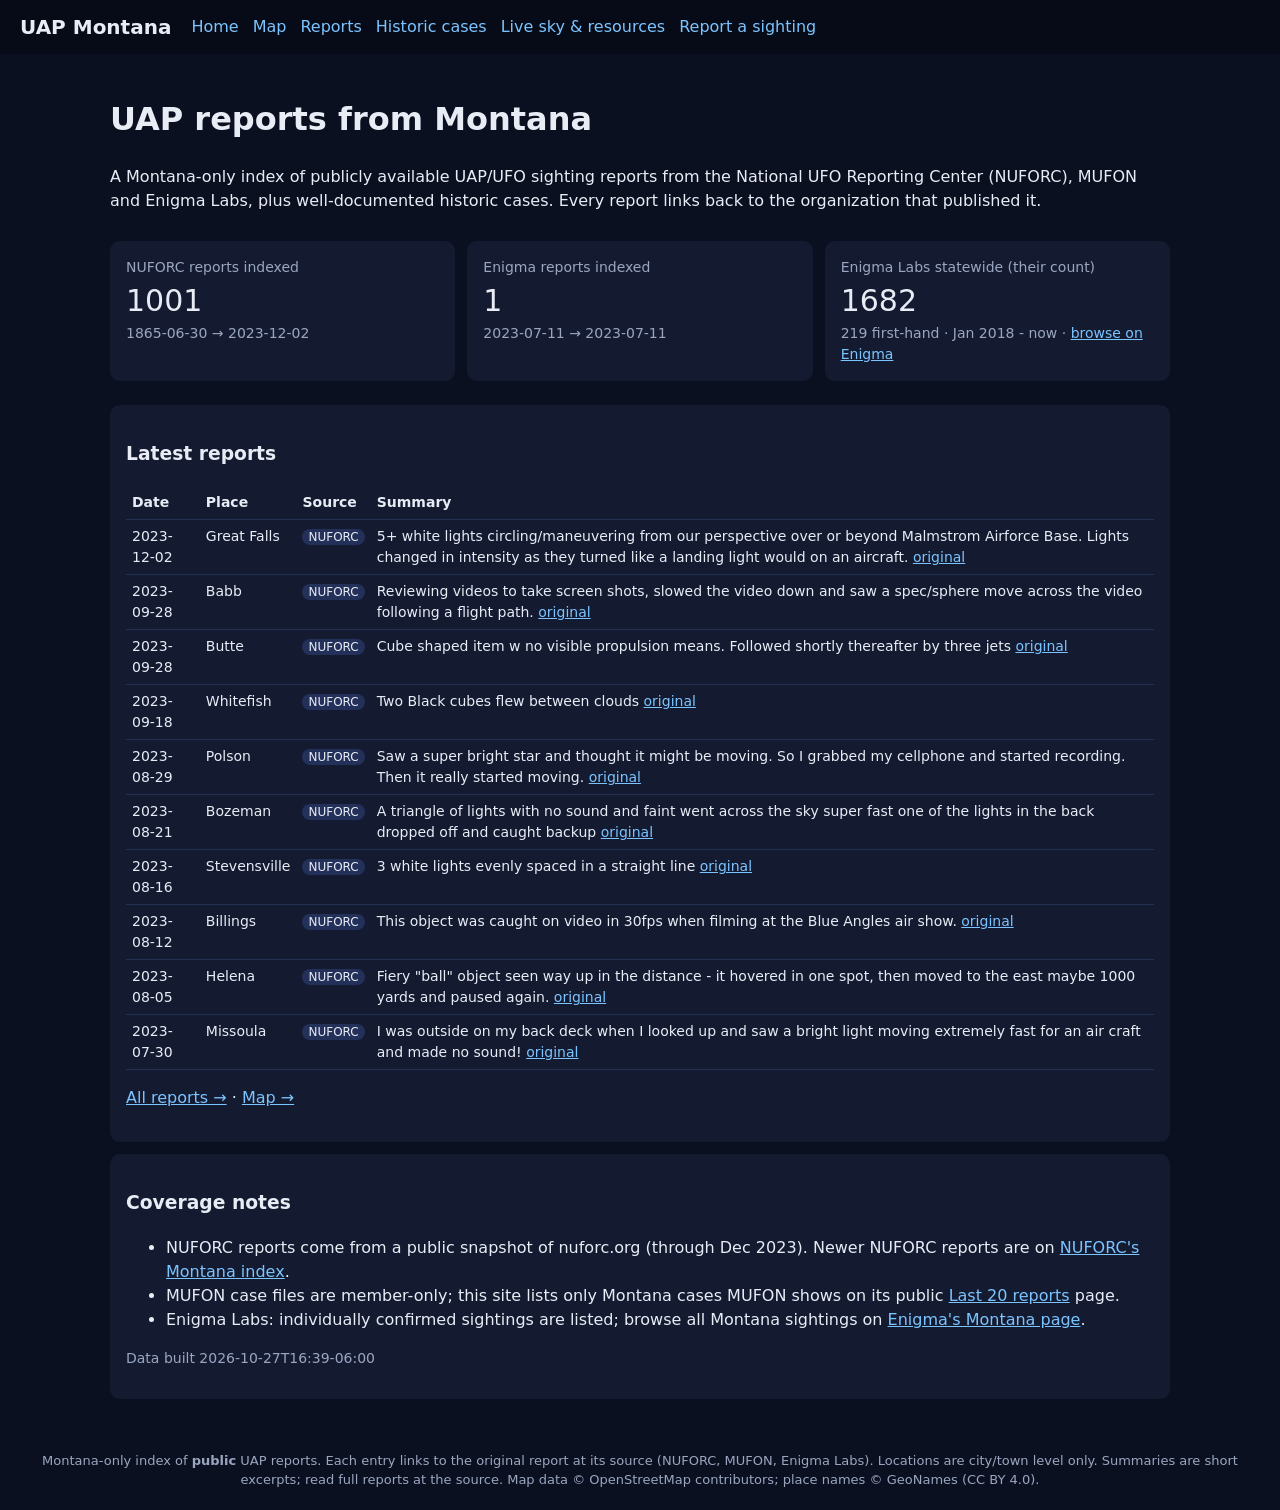
<file: index.html>
<!doctype html><html lang="en"><head><meta charset="utf-8"><meta name="viewport" content="width=device-width,initial-scale=1"><title>UAP Montana: public UAP/UFO reports from Montana</title><link rel="stylesheet" href="style.css"></head><body>
<main><h1>UAP reports from Montana</h1>
<p>A Montana-only index of publicly available UAP/UFO sighting reports from the National UFO Reporting Center (NUFORC), MUFON and Enigma Labs, plus well-documented historic cases. Every report links back to the organization that published it.</p>
<div class="grid" id="stats"></div>
<div class="card"><h3>Latest reports</h3><table id="latest"></table><p><a href="reports.html">All reports →</a> · <a href="map.html">Map →</a></p></div>
<div class="card"><h3>Coverage notes</h3><ul id="notes"></ul><p class="mut" id="built"></p></div>
</main><script src="common.js"></script><script>
(async()=>{const m=await j('data/meta.json'),r=await j('data/reports.json');
const S=m.by_source,st=document.getElementById('stats');
for(const k in S)st.insertAdjacentHTML('beforeend',`<div class="card"><div class="mut">${esc(k)} reports indexed</div><div style="font-size:30px">${esc(S[k].count)}</div><div class="mut">${esc(S[k].min)} → ${esc(S[k].max)}</div></div>`);
const e=m.enigma_statewide;st.insertAdjacentHTML('beforeend',`<div class="card"><div class="mut">Enigma Labs statewide (their count)</div><div style="font-size:30px">${esc(e.total_published_incl_third_party)}</div><div class="mut">${esc(e.first_hand_reports)} first-hand · ${esc(e.coverage)} · <a href="${safeUrl(e.url)}" target="_blank" rel="noopener">browse on Enigma</a></div></div>`);
document.getElementById('latest').innerHTML='<tr><th>Date</th><th>Place</th><th>Source</th><th>Summary</th></tr>'+r.slice(0,10).map(x=>`<tr><td>${esc(x.date)}</td><td>${esc(x.city)}</td><td><span class="tag">${esc(x.source)}</span></td><td>${esc(x.summary)} <a href="${safeUrl(x.url)}" target="_blank" rel="noopener">original</a></td></tr>`).join('');
document.getElementById('notes').innerHTML=['NUFORC reports come from a public snapshot of nuforc.org (through Dec 2023). Newer NUFORC reports are on <a href="https://nuforc.org/subndx/?id=lMT" target="_blank" rel="noopener">NUFORC\'s Montana index</a>.','MUFON case files are member-only; this site lists only Montana cases MUFON shows on its public <a href="https://mufoncms.com/last_20_public.html" target="_blank" rel="noopener">Last 20 reports</a> page.','Enigma Labs: individually confirmed sightings are listed; browse all Montana sightings on <a href="https://enigmalabs.io/explore/united-states/montana" target="_blank" rel="noopener">Enigma\'s Montana page</a>.'].map(s=>`<li>${s}</li>`).join('');
document.getElementById('built').textContent='Data built '+m.built;})();
</script></body></html>
</file>
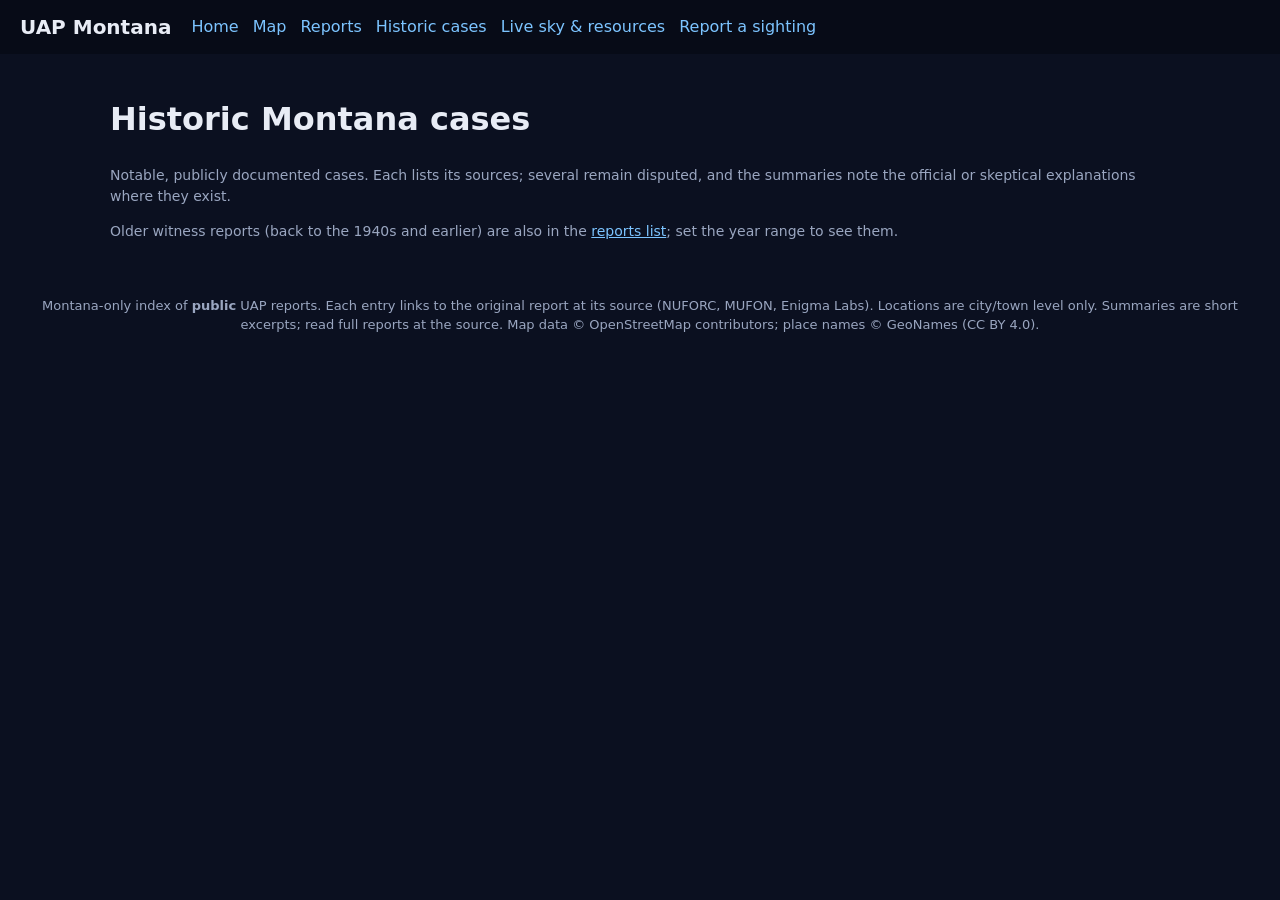
<file: historic.html>
<!doctype html><html lang="en"><head><meta charset="utf-8"><meta name="viewport" content="width=device-width,initial-scale=1"><title>Historic cases: UAP Montana</title><link rel="stylesheet" href="style.css"></head><body>
<main><h1>Historic Montana cases</h1><p class="mut">Notable, publicly documented cases. Each lists its sources; several remain disputed, and the summaries note the official or skeptical explanations where they exist.</p><div id="h"></div>
<p class="mut">Older witness reports (back to the 1940s and earlier) are also in the <a href="reports.html">reports list</a>; set the year range to see them.</p></main>
<script src="common.js"></script><script>
j('data/historic.json').then(h=>{document.getElementById('h').innerHTML=h.map(x=>`<div class="card" id="${esc(x.id)}"><h3>${esc(x.title)}</h3><div class="mut">${esc(x.date)} · ${esc(x.city)} · <a href="map.html">map</a></div><p>${esc(x.summary)}</p><b>Sources</b><ul>${x.sources.map(s=>`<li><a href="${safeUrl(s[1])}" target="_blank" rel="noopener">${esc(s[0])}</a></li>`).join('')}</ul></div>`).join(''));setTimeout(()=>{location.hash&&document.getElementById(location.hash.slice(1))?.scrollIntoView()},0)});
</script></body></html>
</file>
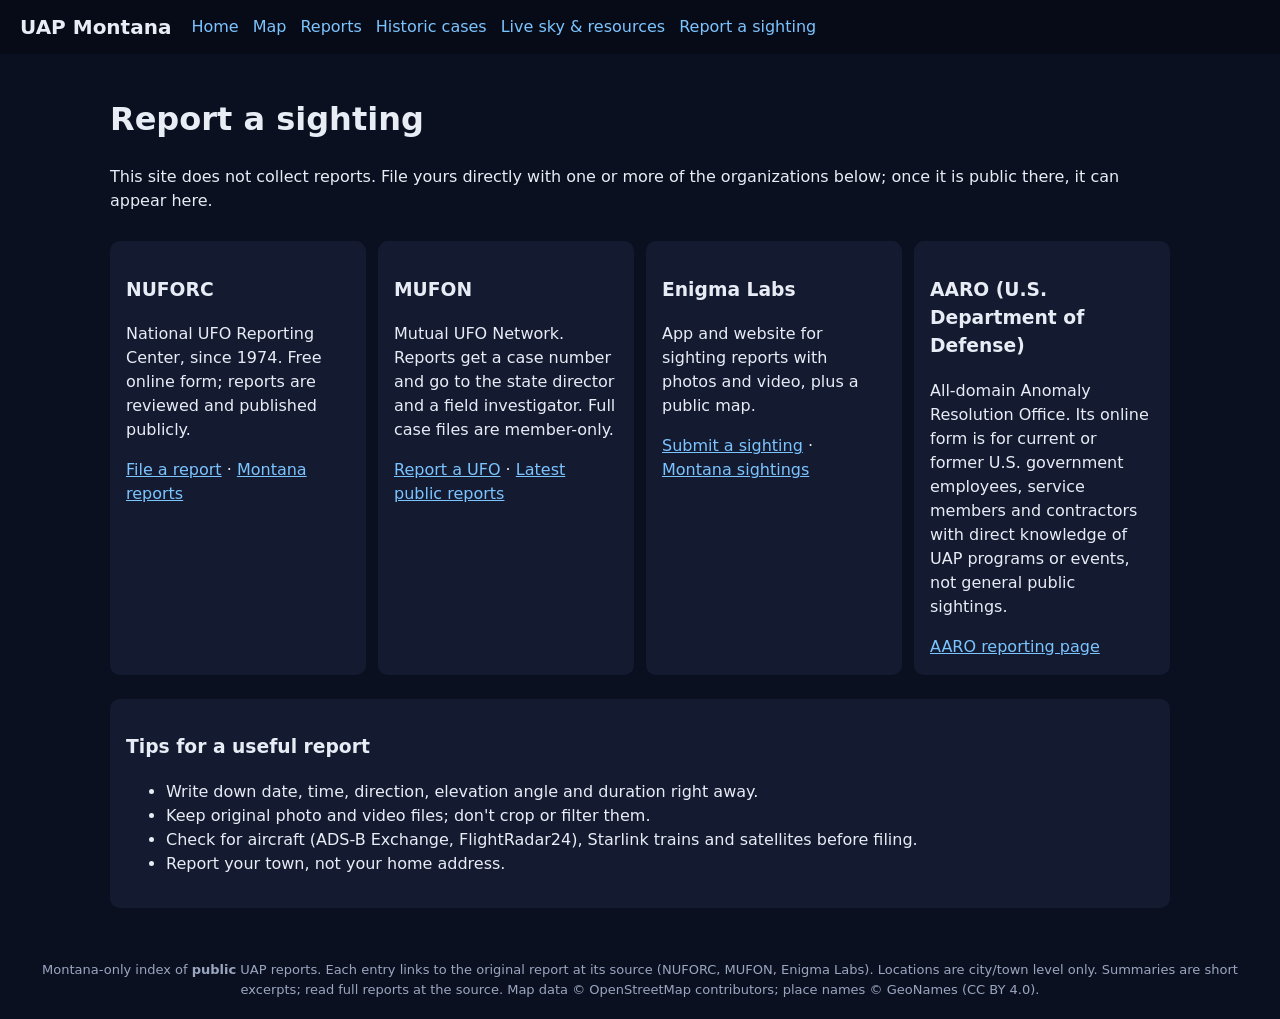
<file: report.html>
<!doctype html><html lang="en"><head><meta charset="utf-8"><meta name="viewport" content="width=device-width,initial-scale=1"><title>Report a sighting: UAP Montana</title><link rel="stylesheet" href="style.css"></head><body>
<main><h1>Report a sighting</h1><p>This site does not collect reports. File yours directly with one or more of the organizations below; once it is public there, it can appear here.</p>
<div class="grid">
<div class="card"><h3>NUFORC</h3><p>National UFO Reporting Center, since 1974. Free online form; reports are reviewed and published publicly.</p><a href="https://nuforc.org/file-a-report/" target="_blank" rel="noopener">File a report</a> · <a href="https://nuforc.org/subndx/?id=lMT" target="_blank" rel="noopener">Montana reports</a></div>
<div class="card"><h3>MUFON</h3><p>Mutual UFO Network. Reports get a case number and go to the state director and a field investigator. Full case files are member-only.</p><a href="https://mufon.com/cms-ifo-info/" target="_blank" rel="noopener">Report a UFO</a> · <a href="https://mufoncms.com/last_20_public.html" target="_blank" rel="noopener">Latest public reports</a></div>
<div class="card"><h3>Enigma Labs</h3><p>App and website for sighting reports with photos and video, plus a public map.</p><a href="https://app.enigmalabs.io/submit" target="_blank" rel="noopener">Submit a sighting</a> · <a href="https://enigmalabs.io/explore/united-states/montana" target="_blank" rel="noopener">Montana sightings</a></div>
<div class="card"><h3>AARO (U.S. Department of Defense)</h3><p>All-domain Anomaly Resolution Office. Its online form is for current or former U.S. government employees, service members and contractors with direct knowledge of UAP programs or events, not general public sightings.</p><a href="https://www.aaro.mil/Submit-A-Report/" target="_blank" rel="noopener">AARO reporting page</a></div>
</div>
<div class="card"><h3>Tips for a useful report</h3><ul><li>Write down date, time, direction, elevation angle and duration right away.</li><li>Keep original photo and video files; don't crop or filter them.</li><li>Check for aircraft (ADS-B Exchange, FlightRadar24), Starlink trains and satellites before filing.</li><li>Report your town, not your home address.</li></ul></div></main>
<script src="common.js"></script></body></html>
</file>
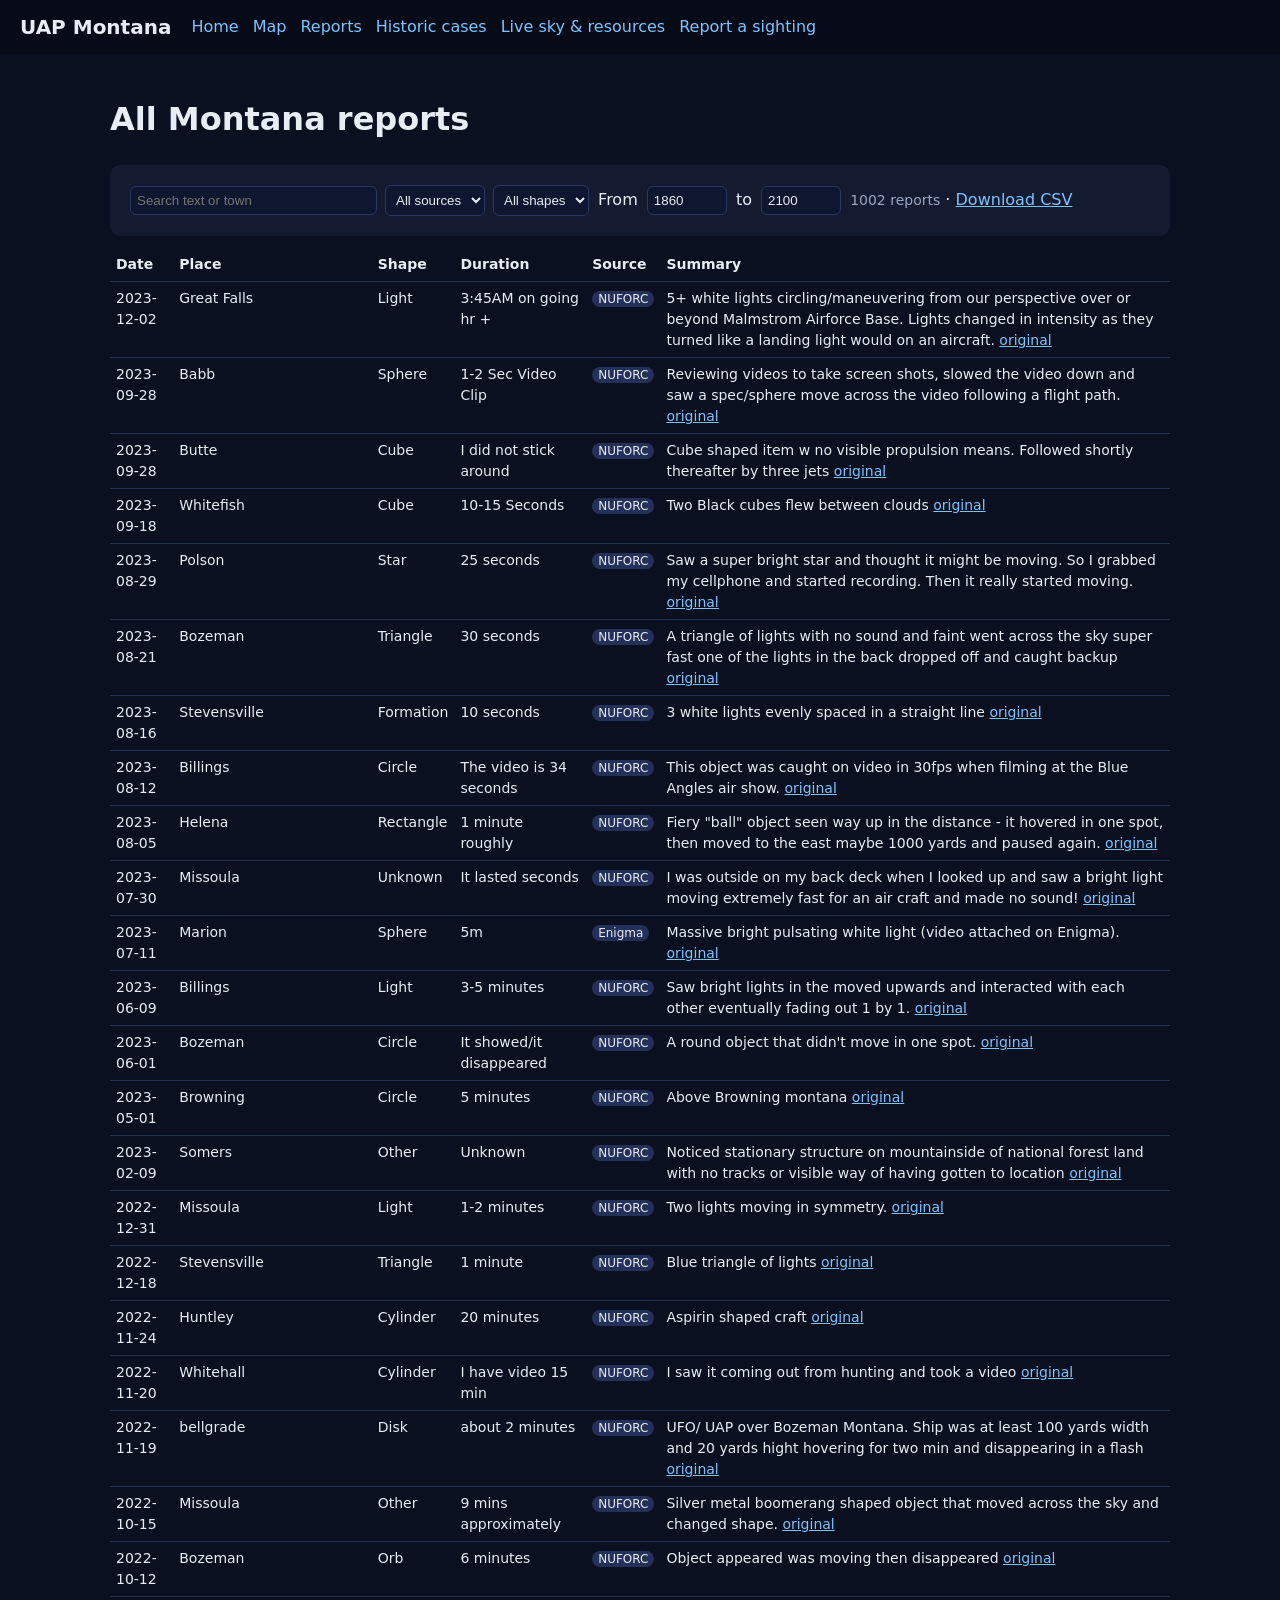
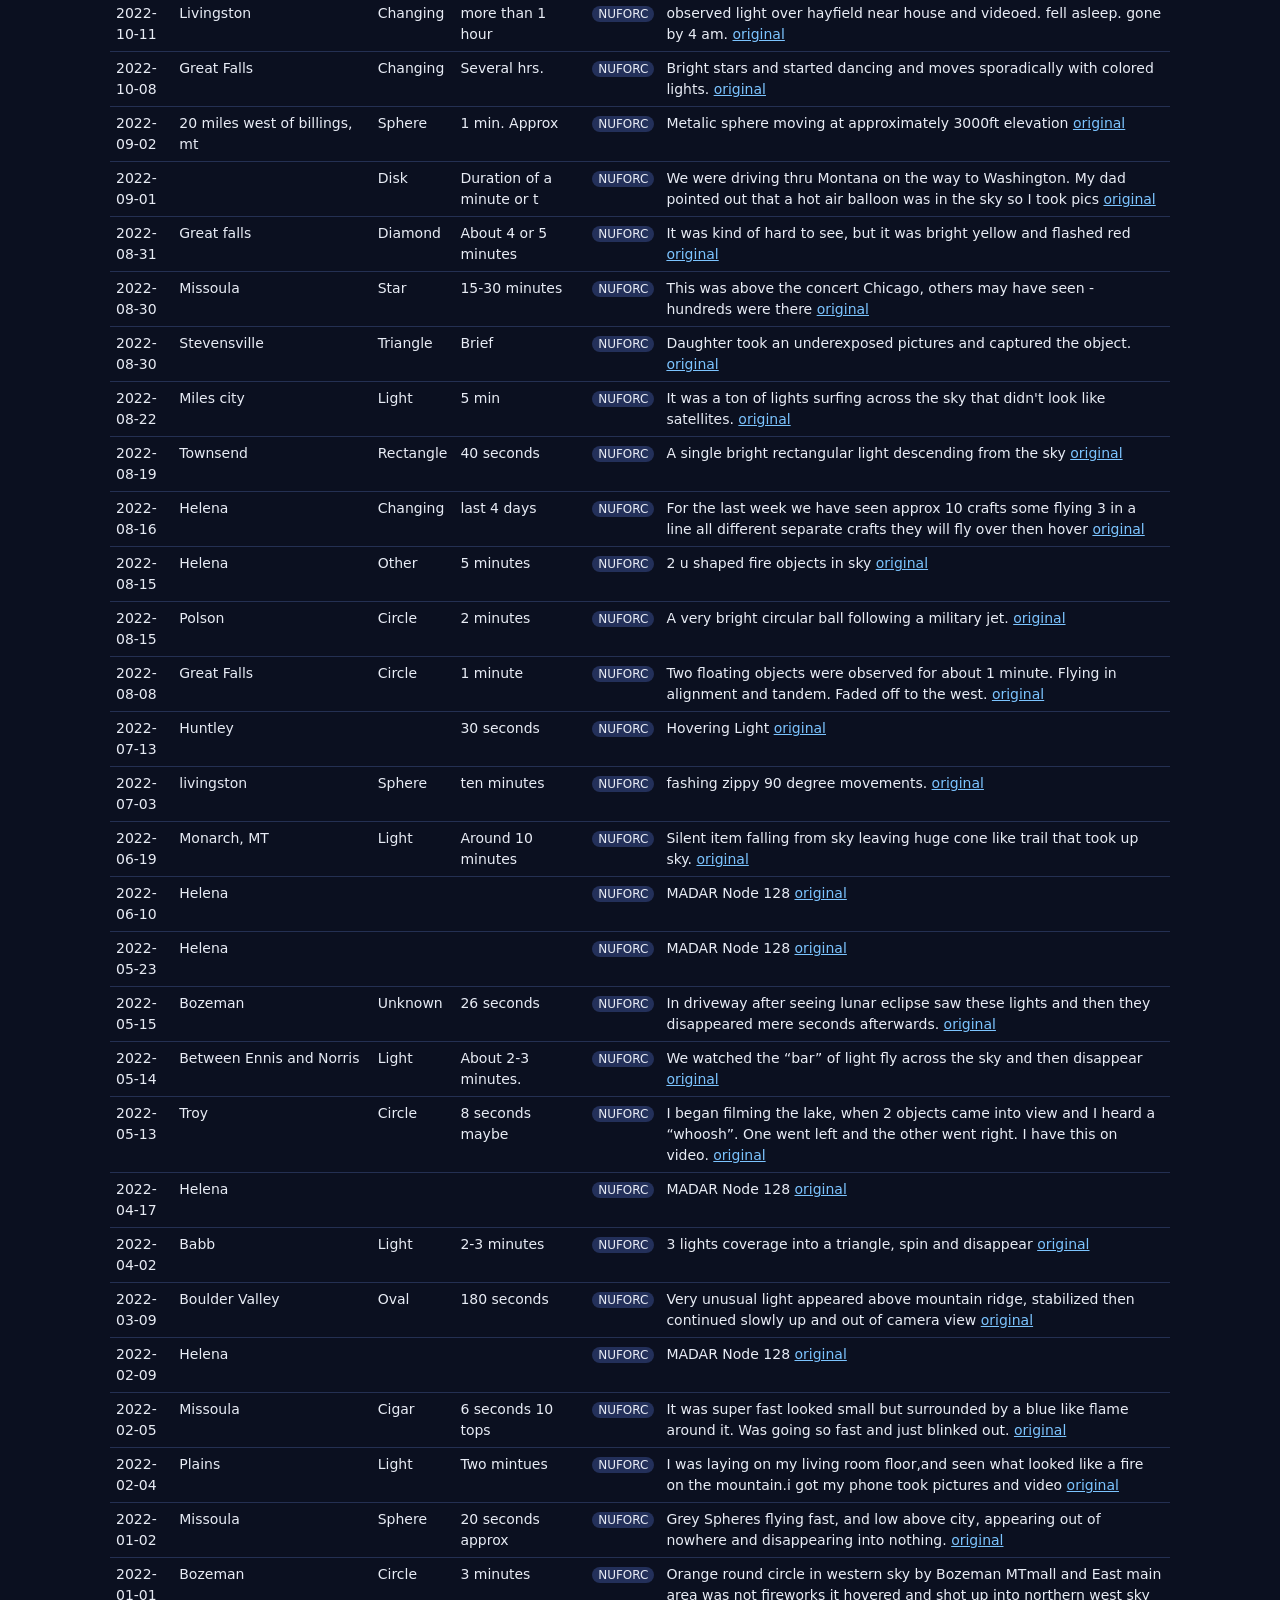
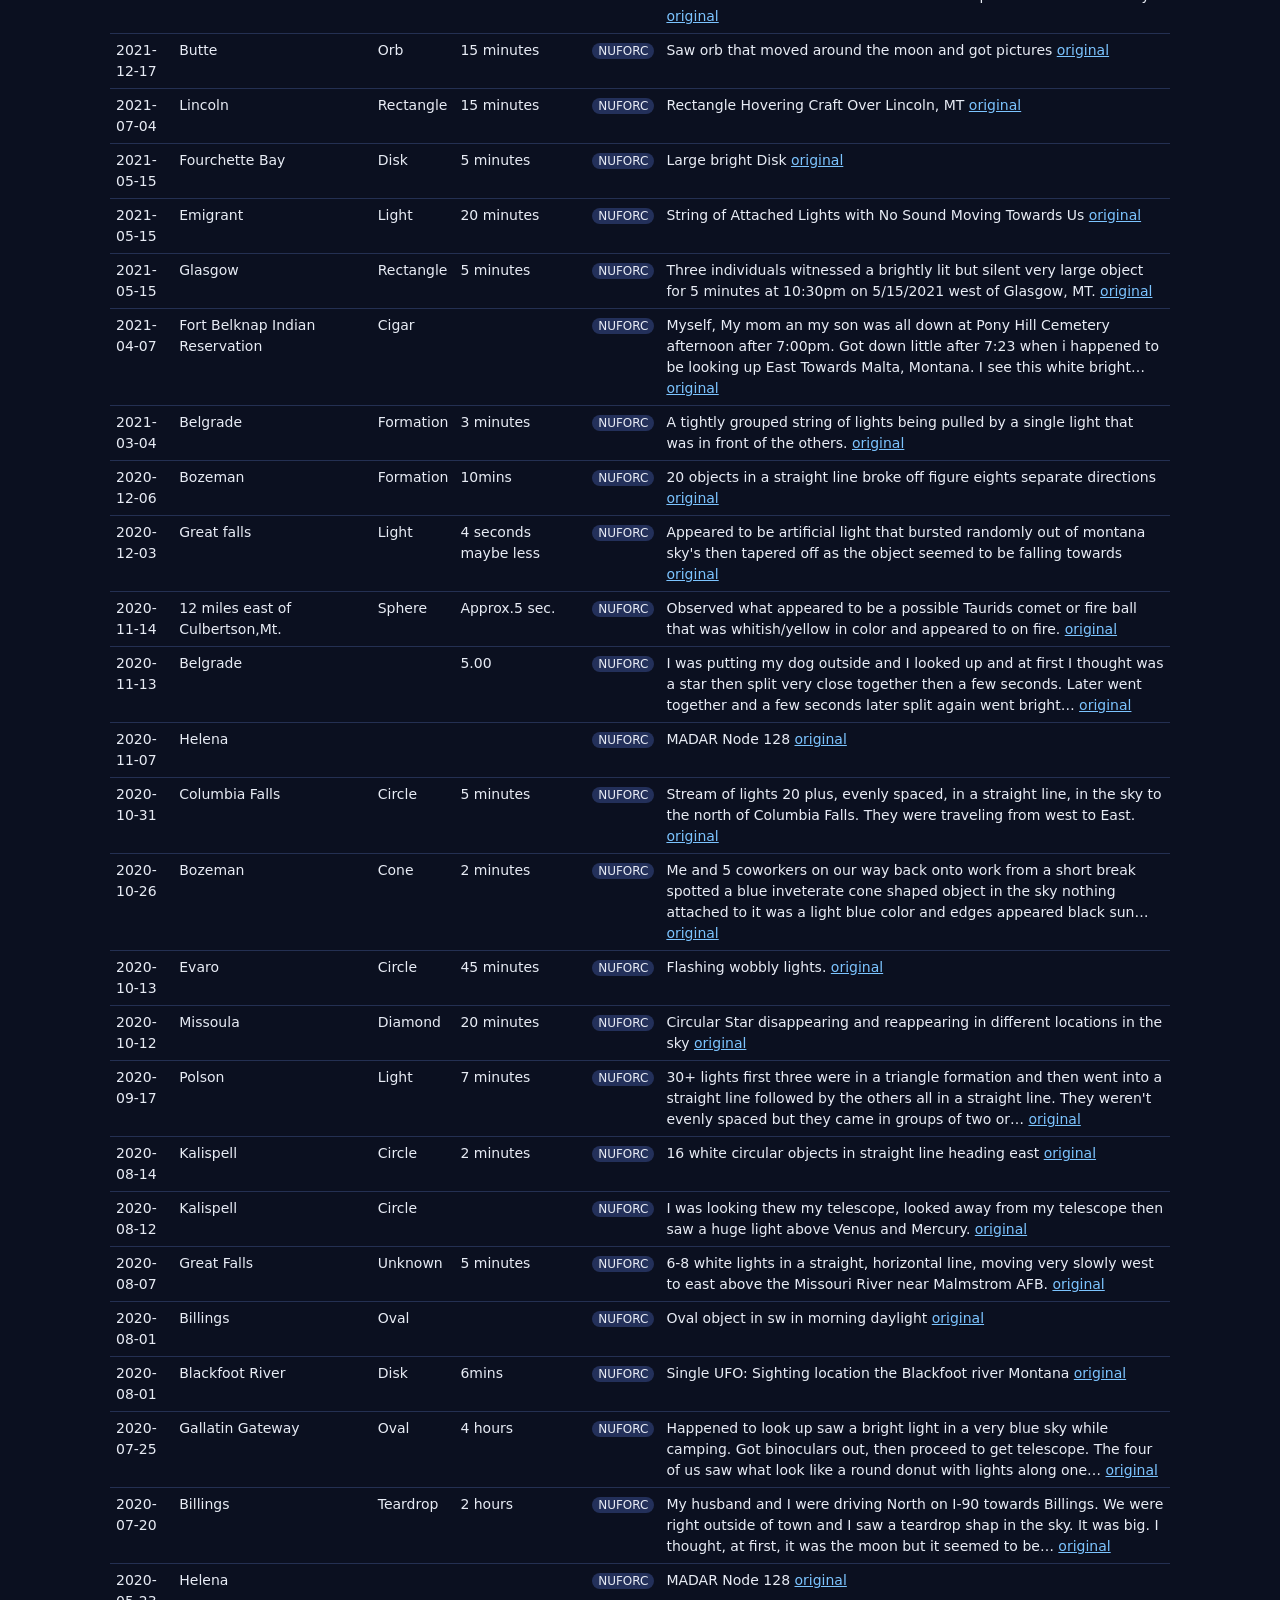
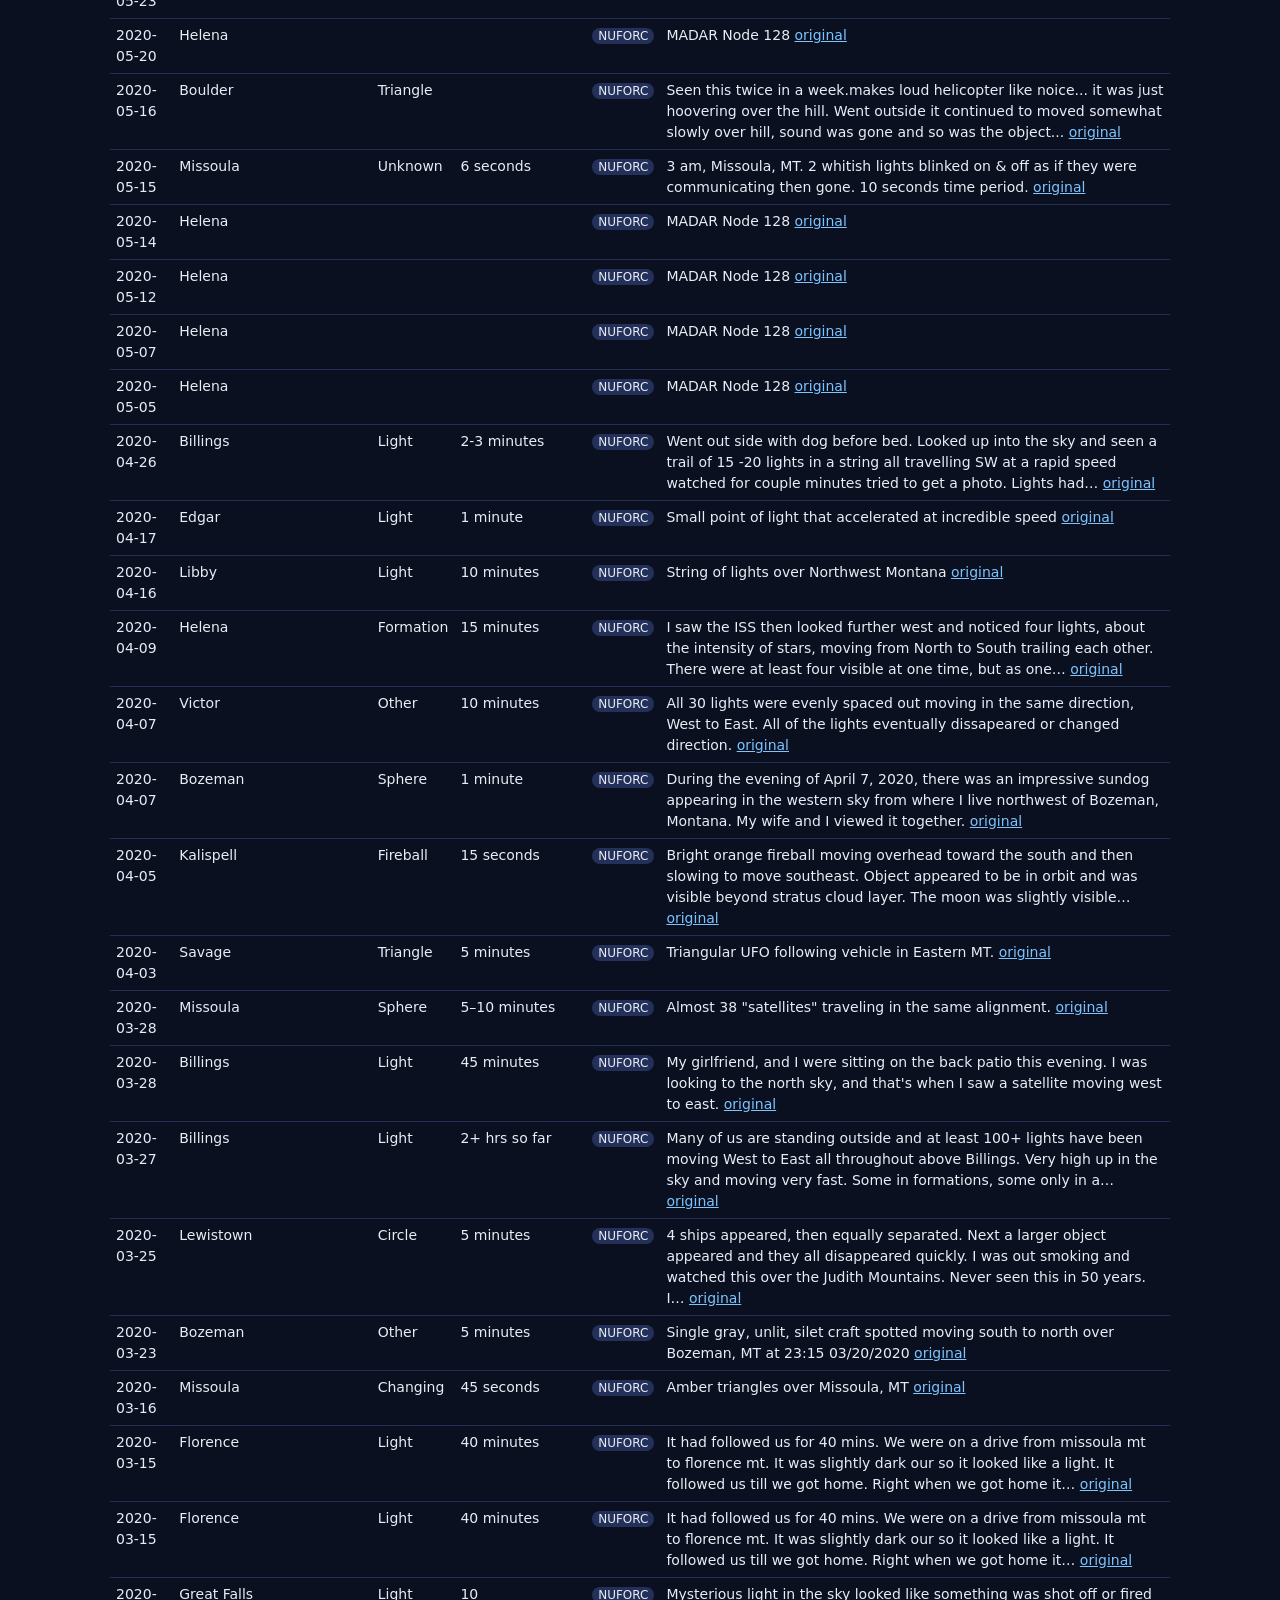
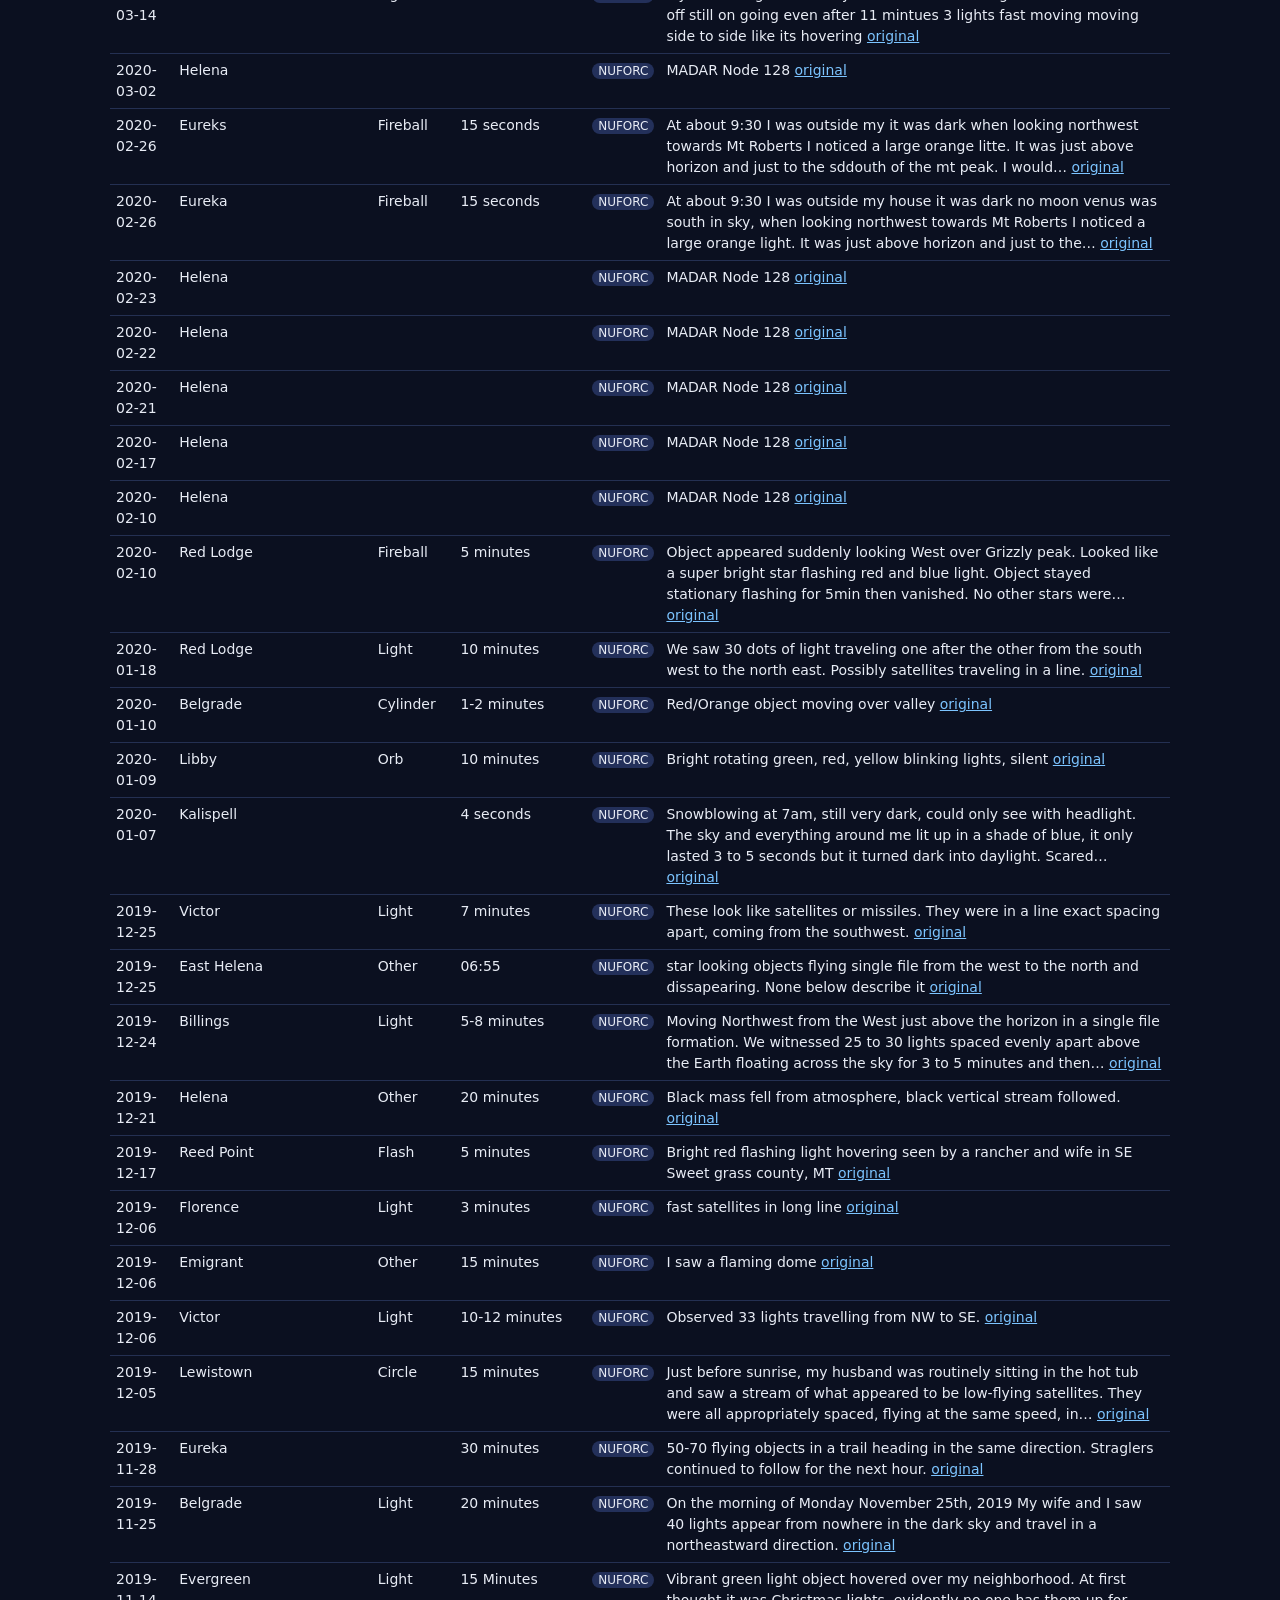
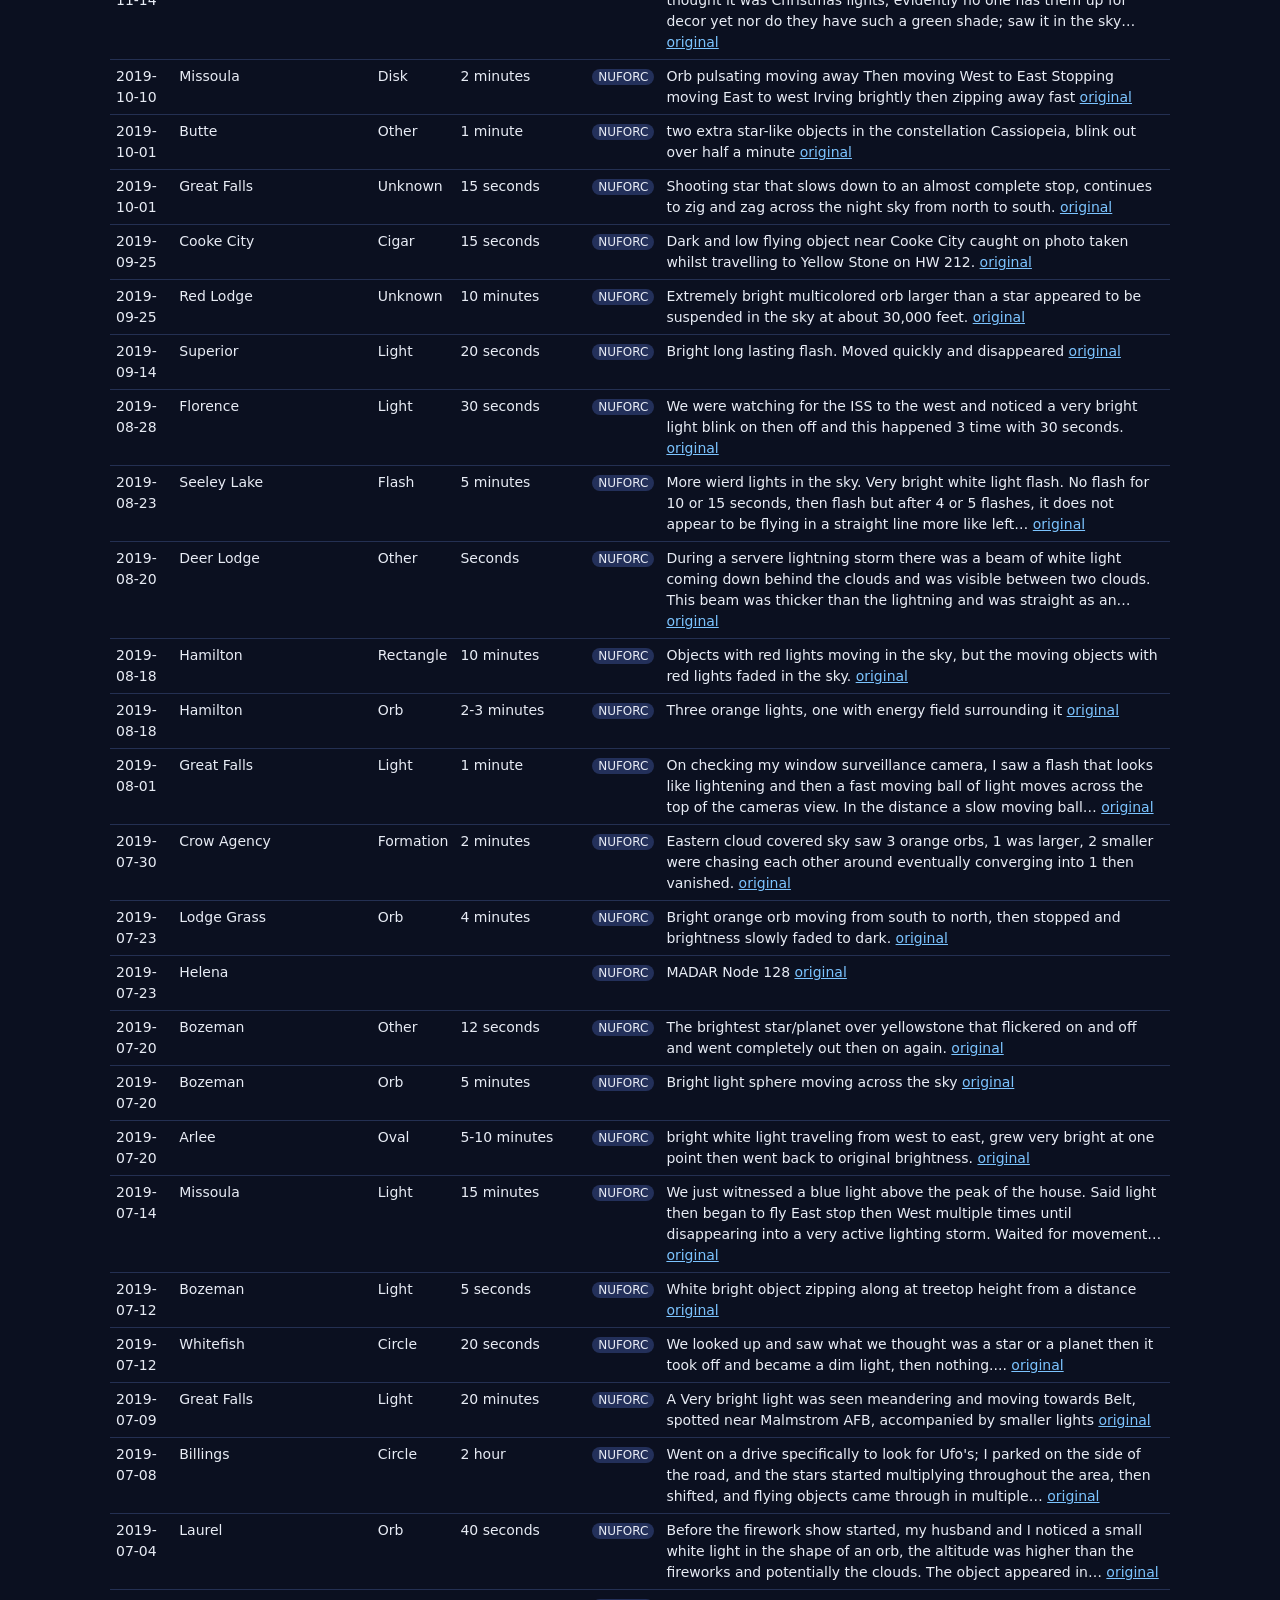
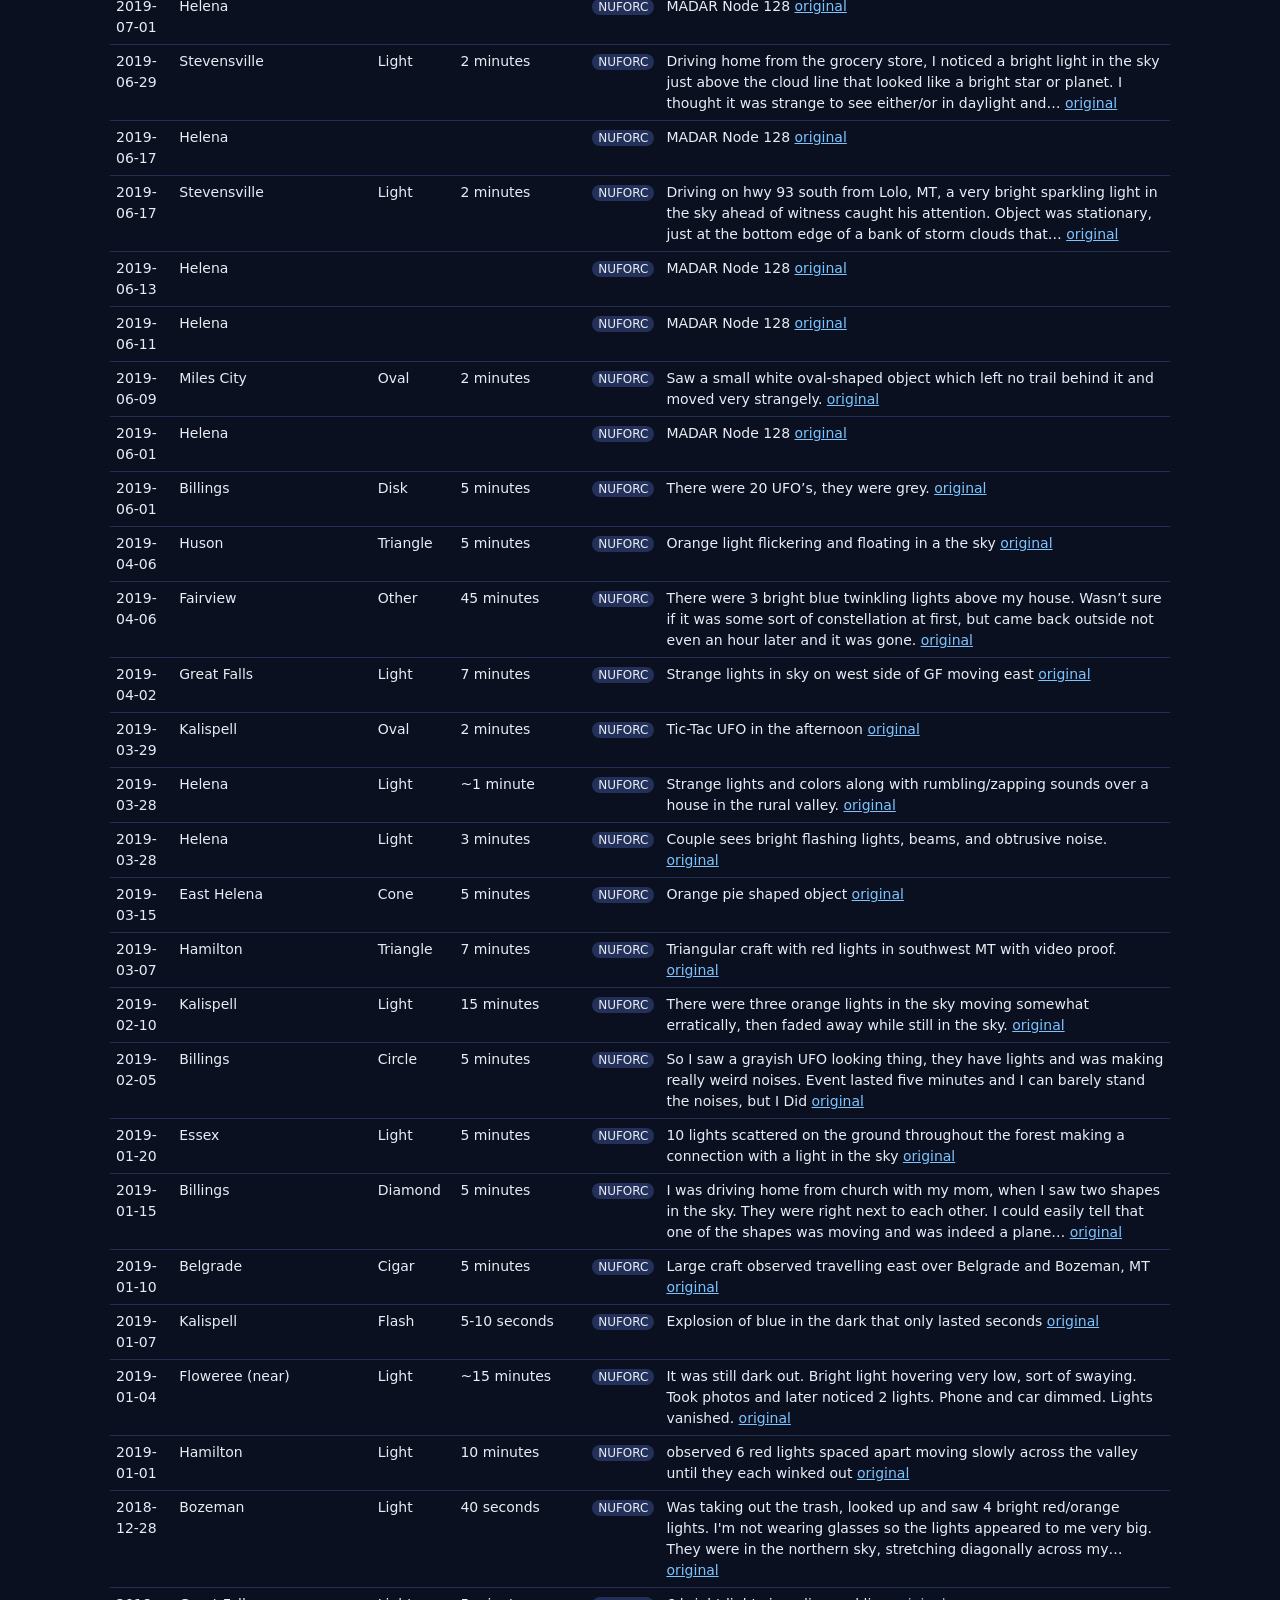
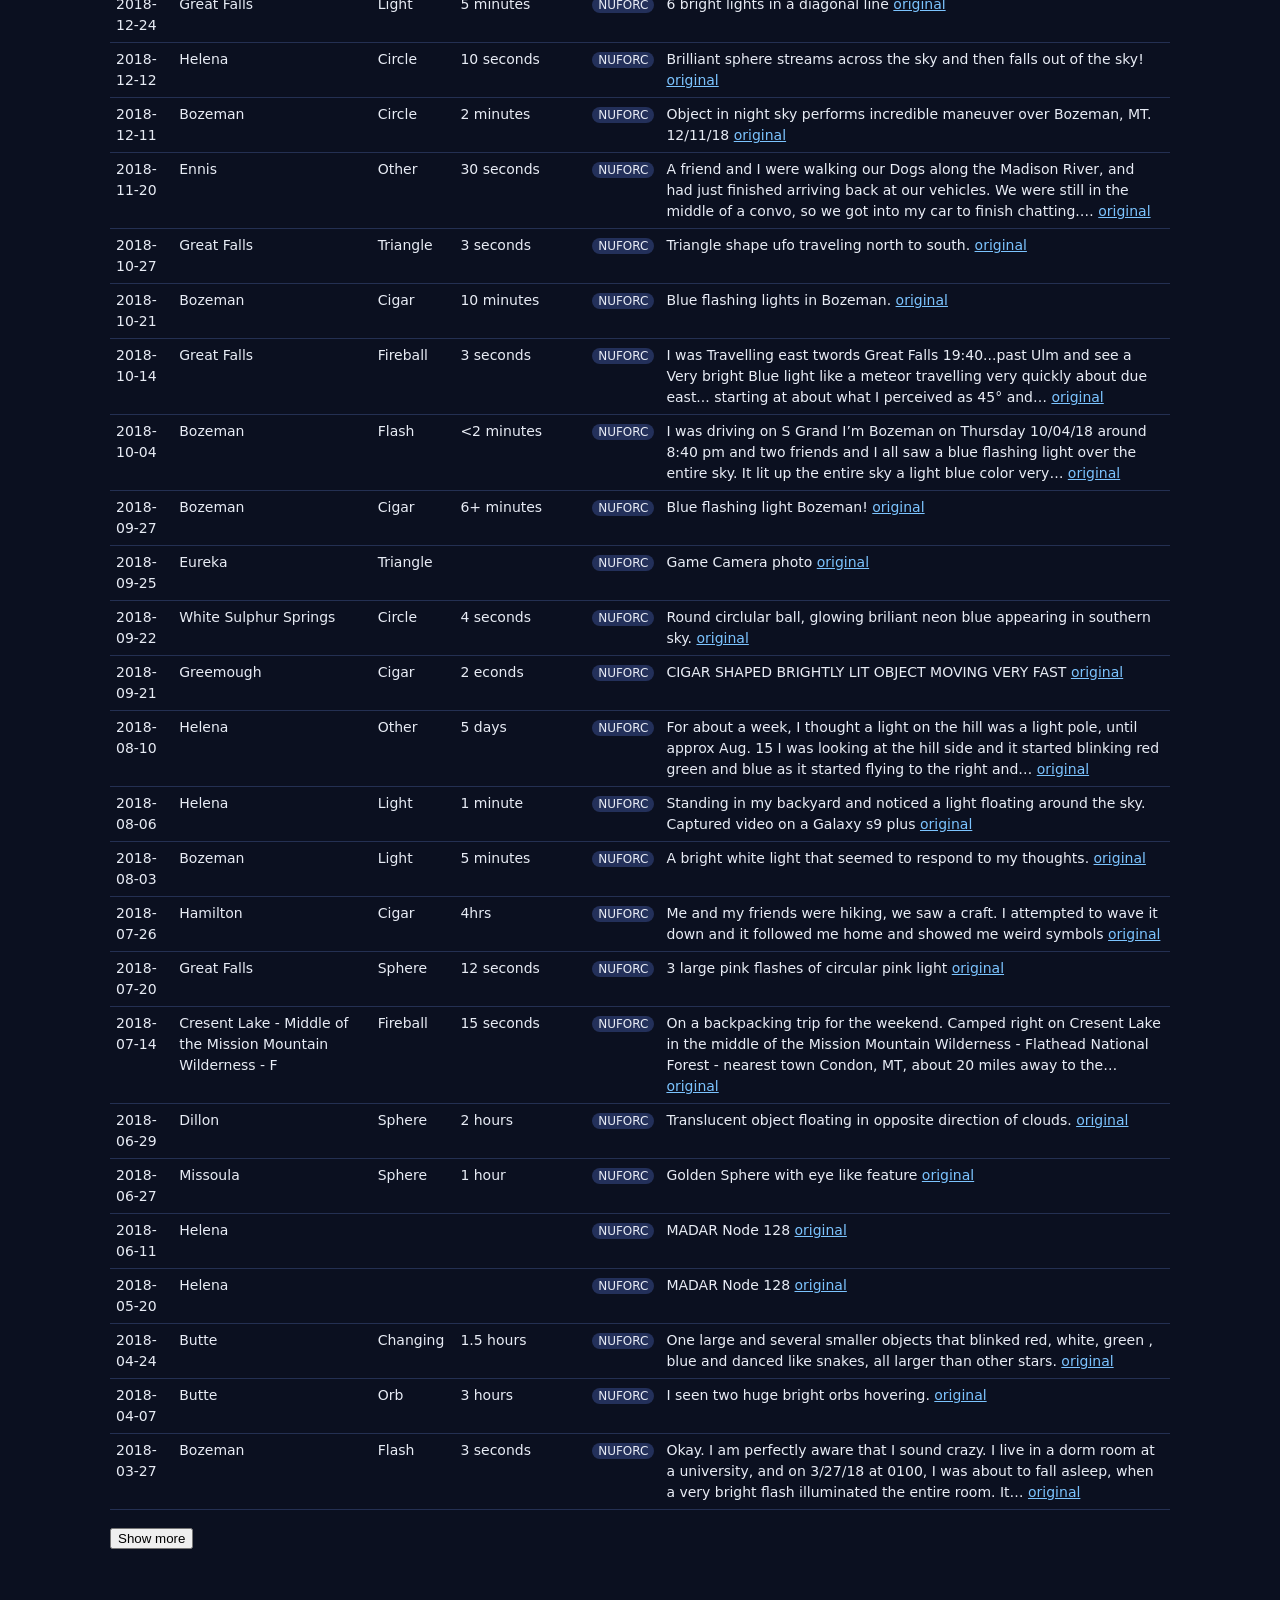
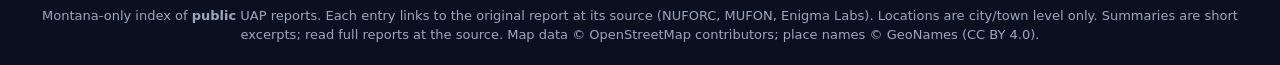
<file: reports.html>
<!doctype html><html lang="en"><head><meta charset="utf-8"><meta name="viewport" content="width=device-width,initial-scale=1"><title>Reports: UAP Montana</title><link rel="stylesheet" href="style.css"></head><body>
<main><h1>All Montana reports</h1>
<div class="card"><input id="q" placeholder="Search text or town" size="28"><select id="src"><option value="">All sources</option><option>NUFORC</option><option>MUFON</option><option>Enigma</option></select><select id="shape"><option value="">All shapes</option></select>
From <input id="y0" type="number" value="1860" style="width:80px"> to <input id="y1" type="number" value="2100" style="width:80px"> <span id="n" class="mut"></span> · <a href="data/reports.csv">Download CSV</a></div>
<table id="t"></table><p><button id="more">Show more</button></p></main>
<script src="common.js"></script><script>
let R=[],lim=200;const $=id=>document.getElementById(id);
function draw(){const q=$('q').value.toLowerCase(),s=$('src').value,sh=$('shape').value,y0=+$('y0').value,y1=+$('y1').value;
const f=R.filter(r=>(!s||r.source===s)&&(!sh||r.shape===sh)&&+r.date.slice(0,4)>=y0&&+r.date.slice(0,4)<=y1&&(!q||(r.city+' '+r.summary).toLowerCase().includes(q)));
$('n').textContent=f.length+' reports';
$('t').innerHTML='<tr><th>Date</th><th>Place</th><th>Shape</th><th>Duration</th><th>Source</th><th>Summary</th></tr>'+f.slice(0,lim).map(x=>`<tr><td>${esc(x.date)}</td><td>${esc(x.city)}</td><td>${esc(x.shape)}</td><td>${esc(x.duration)}</td><td><span class="tag">${esc(x.source)}</span></td><td>${esc(x.summary)} <a href="${safeUrl(x.url)}" target="_blank" rel="noopener">original</a></td></tr>`).join('');
$('more').style.display=f.length>lim?'':'none'}
$('more').onclick=()=>{lim+=200;draw()};['q','src','shape','y0','y1'].forEach(i=>$(i).addEventListener('input',draw));
j('data/reports.json').then(r=>{R=r;[...new Set(r.map(x=>x.shape).filter(Boolean))].sort().forEach(s=>$('shape').insertAdjacentHTML('beforeend',`<option>${esc(s)}</option>`));draw()});
</script></body></html>
</file>
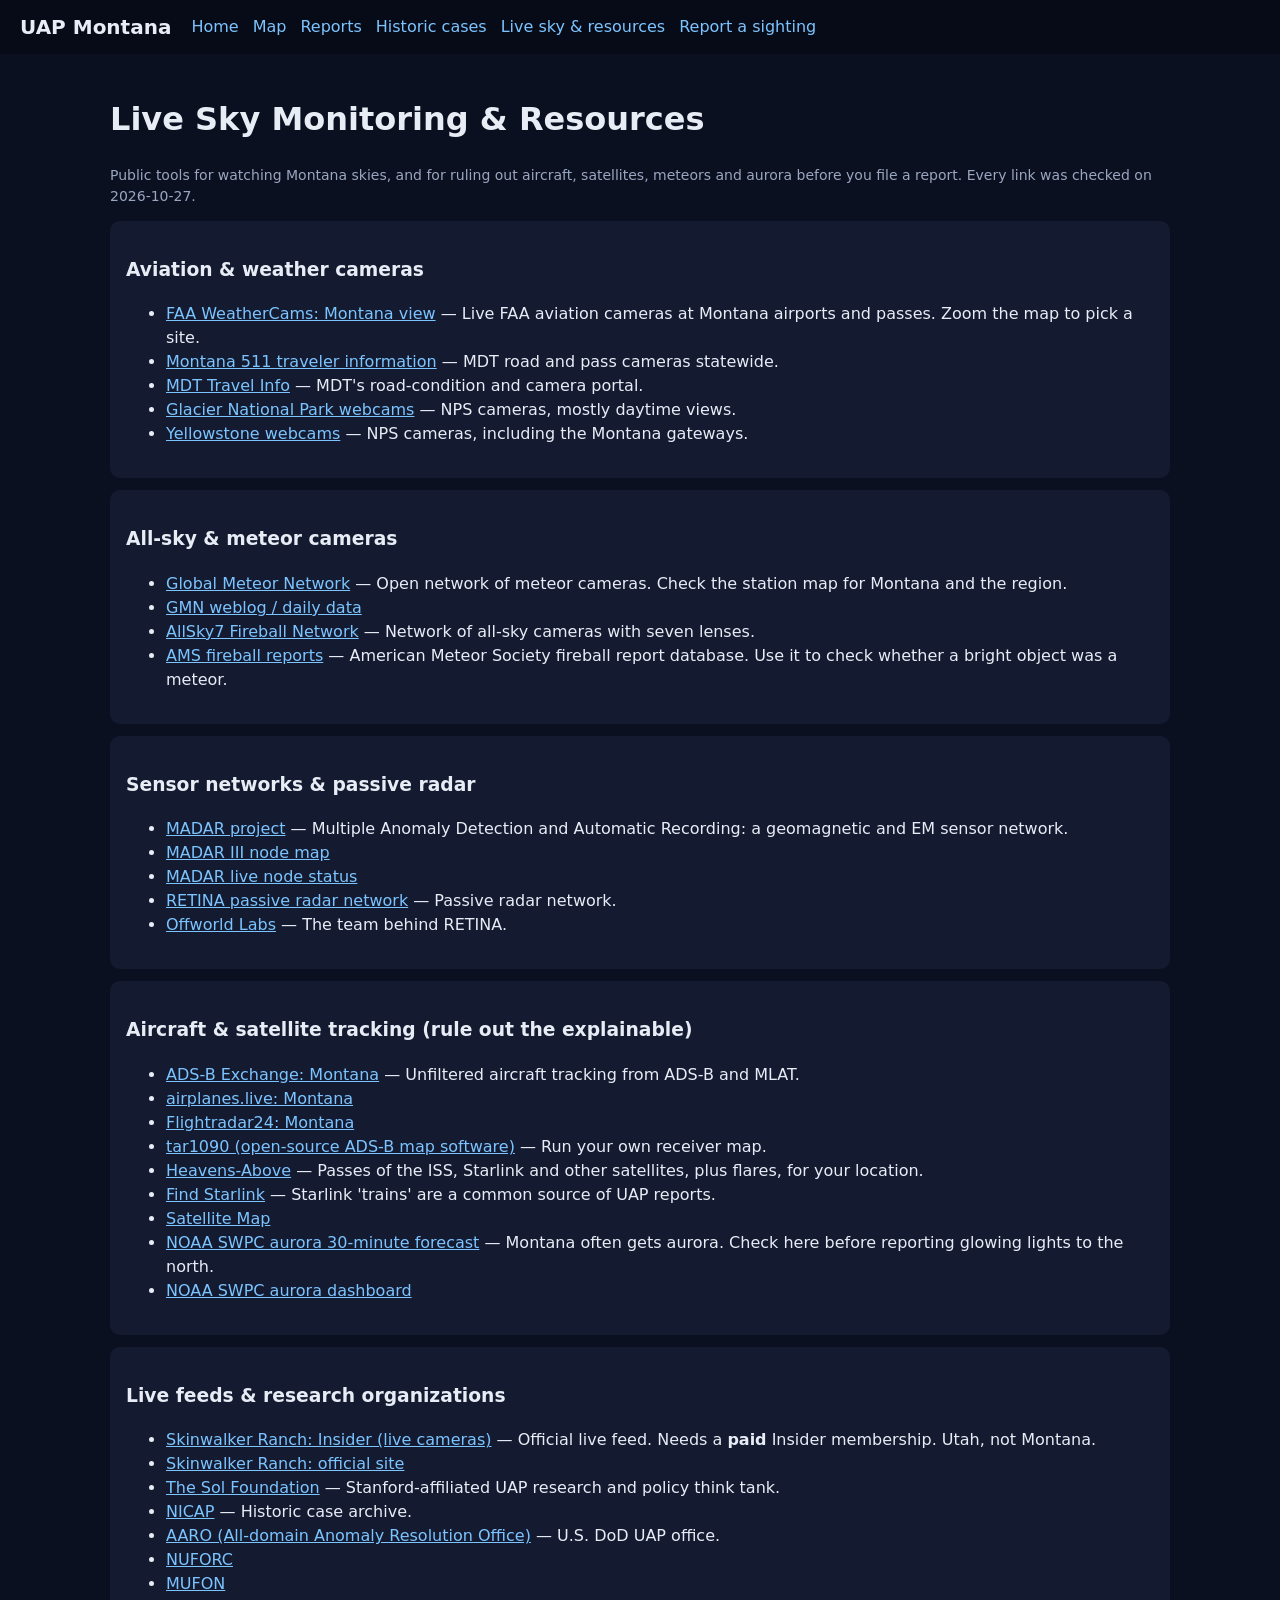
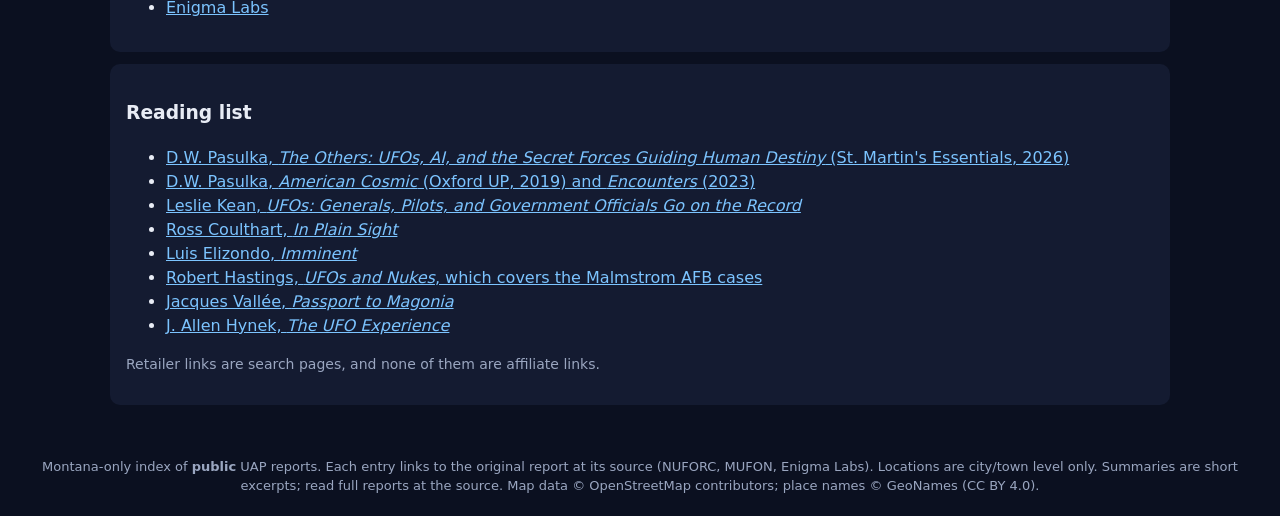
<file: resources.html>
<!doctype html><html lang="en"><head><meta charset="utf-8"><meta name="viewport" content="width=device-width,initial-scale=1"><title>Live Sky Monitoring &amp; Resources: UAP Montana</title><link rel="stylesheet" href="style.css"></head><body>
<main><h1>Live Sky Monitoring &amp; Resources</h1><p class="mut">Public tools for watching Montana skies, and for ruling out aircraft, satellites, meteors and aurora before you file a report. Every link was checked on 2026-10-27.</p><div class="card"><h3>Aviation & weather cameras</h3><ul><li><a href="https://weathercams.faa.gov/map/-116.5,44.2,-103.8,49.1" target="_blank" rel="noopener">FAA WeatherCams: Montana view</a> — Live FAA aviation cameras at Montana airports and passes. Zoom the map to pick a site.</li><li><a href="https://www.511mt.net/" target="_blank" rel="noopener">Montana 511 traveler information</a> — MDT road and pass cameras statewide.</li><li><a href="https://www.mdt.mt.gov/travinfo/" target="_blank" rel="noopener">MDT Travel Info</a> — MDT's road-condition and camera portal.</li><li><a href="https://www.nps.gov/glac/learn/photosmultimedia/webcams.htm" target="_blank" rel="noopener">Glacier National Park webcams</a> — NPS cameras, mostly daytime views.</li><li><a href="https://www.nps.gov/yell/learn/photosmultimedia/webcams.htm" target="_blank" rel="noopener">Yellowstone webcams</a> — NPS cameras, including the Montana gateways.</li></ul></div><div class="card"><h3>All-sky & meteor cameras</h3><ul><li><a href="https://globalmeteornetwork.org/" target="_blank" rel="noopener">Global Meteor Network</a> — Open network of meteor cameras. Check the station map for Montana and the region.</li><li><a href="https://globalmeteornetwork.org/weblog/" target="_blank" rel="noopener">GMN weblog / daily data</a></li><li><a href="https://allsky7.net/" target="_blank" rel="noopener">AllSky7 Fireball Network</a> — Network of all-sky cameras with seven lenses.</li><li><a href="https://fireball.amsmeteors.org/" target="_blank" rel="noopener">AMS fireball reports</a> — American Meteor Society fireball report database. Use it to check whether a bright object was a meteor.</li></ul></div><div class="card"><h3>Sensor networks & passive radar</h3><ul><li><a href="https://www.madarproject.com/" target="_blank" rel="noopener">MADAR project</a> — Multiple Anomaly Detection and Automatic Recording: a geomagnetic and EM sensor network.</li><li><a href="https://madar.site/" target="_blank" rel="noopener">MADAR III node map</a></li><li><a href="https://www.madarproject.com/online/" target="_blank" rel="noopener">MADAR live node status</a></li><li><a href="https://retina.fm/" target="_blank" rel="noopener">RETINA passive radar network</a> — Passive radar network.</li><li><a href="https://www.offworldlabs.com/" target="_blank" rel="noopener">Offworld Labs</a> — The team behind RETINA.</li></ul></div><div class="card"><h3>Aircraft & satellite tracking (rule out the explainable)</h3><ul><li><a href="https://globe.adsbexchange.com/?lat=47.0&lon=-109.6&zoom=6" target="_blank" rel="noopener">ADS-B Exchange: Montana</a> — Unfiltered aircraft tracking from ADS-B and MLAT.</li><li><a href="https://globe.airplanes.live/?lat=47.0&lon=-109.6&zoom=6" target="_blank" rel="noopener">airplanes.live: Montana</a></li><li><a href="https://www.flightradar24.com/47.0,-109.6/6" target="_blank" rel="noopener">Flightradar24: Montana</a></li><li><a href="https://github.com/wiedehopf/tar1090" target="_blank" rel="noopener">tar1090 (open-source ADS-B map software)</a> — Run your own receiver map.</li><li><a href="https://www.heavens-above.com/" target="_blank" rel="noopener">Heavens-Above</a> — Passes of the ISS, Starlink and other satellites, plus flares, for your location.</li><li><a href="https://findstarlink.com/" target="_blank" rel="noopener">Find Starlink</a> — Starlink 'trains' are a common source of UAP reports.</li><li><a href="https://satellitemap.space/" target="_blank" rel="noopener">Satellite Map</a></li><li><a href="https://www.swpc.noaa.gov/products/aurora-30-minute-forecast" target="_blank" rel="noopener">NOAA SWPC aurora 30-minute forecast</a> — Montana often gets aurora. Check here before reporting glowing lights to the north.</li><li><a href="https://www.swpc.noaa.gov/communities/aurora-dashboard-experimental" target="_blank" rel="noopener">NOAA SWPC aurora dashboard</a></li></ul></div><div class="card"><h3>Live feeds & research organizations</h3><ul><li><a href="https://skinwalkerranch.com/insider" target="_blank" rel="noopener">Skinwalker Ranch: Insider (live cameras)</a> — Official live feed. Needs a <b>paid</b> Insider membership. Utah, not Montana.</li><li><a href="https://skinwalkerranch.com/" target="_blank" rel="noopener">Skinwalker Ranch: official site</a></li><li><a href="https://thesolfoundation.org/" target="_blank" rel="noopener">The Sol Foundation</a> — Stanford-affiliated UAP research and policy think tank.</li><li><a href="https://www.nicap.org/" target="_blank" rel="noopener">NICAP</a> — Historic case archive.</li><li><a href="https://www.aaro.mil/" target="_blank" rel="noopener">AARO (All-domain Anomaly Resolution Office)</a> — U.S. DoD UAP office.</li><li><a href="https://nuforc.org/" target="_blank" rel="noopener">NUFORC</a></li><li><a href="https://mufon.com/" target="_blank" rel="noopener">MUFON</a></li><li><a href="https://enigmalabs.io/" target="_blank" rel="noopener">Enigma Labs</a></li></ul></div><div class="card"><h3>Reading list</h3><ul><li><a href="https://us.macmillan.com/books/9781250394866/theothers/" target="_blank" rel="noopener">D.W. Pasulka, <i>The Others: UFOs, AI, and the Secret Forces Guiding Human Destiny</i> (St. Martin's Essentials, 2026)</a></li><li><a href="https://dwpasulka.com/books/" target="_blank" rel="noopener">D.W. Pasulka, <i>American Cosmic</i> (Oxford UP, 2019) and <i>Encounters</i> (2023)</a></li><li><a href="https://www.amazon.com/s?k=UFOs+Generals+Pilots+Leslie+Kean" target="_blank" rel="noopener">Leslie Kean, <i>UFOs: Generals, Pilots, and Government Officials Go on the Record</i></a></li><li><a href="https://www.amazon.com/s?k=In+Plain+Sight+Ross+Coulthart" target="_blank" rel="noopener">Ross Coulthart, <i>In Plain Sight</i></a></li><li><a href="https://www.amazon.com/s?k=Imminent+Luis+Elizondo" target="_blank" rel="noopener">Luis Elizondo, <i>Imminent</i></a></li><li><a href="https://www.ufohastings.com/" target="_blank" rel="noopener">Robert Hastings, <i>UFOs and Nukes</i>, which covers the Malmstrom AFB cases</a></li><li><a href="https://www.amazon.com/s?k=Passport+to+Magonia+Vallee" target="_blank" rel="noopener">Jacques Vallée, <i>Passport to Magonia</i></a></li><li><a href="https://www.amazon.com/s?k=The+UFO+Experience+Hynek" target="_blank" rel="noopener">J. Allen Hynek, <i>The UFO Experience</i></a></li></ul><p class="mut">Retailer links are search pages, and none of them are affiliate links.</p></div></main><script src="common.js"></script></body></html>
</file>
<file: style.css>
:root{--bg:#0b1020;--fg:#e8ecf5;--mut:#9aa6c0;--acc:#7cc4ff;--card:#141b31}
*{box-sizing:border-box}body{margin:0;font:16px/1.5 system-ui,sans-serif;background:var(--bg);color:var(--fg)}
a{color:var(--acc)}header{background:#070b17;padding:12px 20px;display:flex;gap:20px;align-items:center;flex-wrap:wrap}
header b{font-size:20px}header nav a{margin-right:14px;text-decoration:none}main{max-width:1100px;margin:auto;padding:20px}
.card{background:var(--card);border-radius:10px;padding:16px;margin:12px 0}.mut{color:var(--mut);font-size:14px}
.grid{display:grid;grid-template-columns:repeat(auto-fit,minmax(220px,1fr));gap:12px}
#map{height:72vh;border-radius:10px}table{width:100%;border-collapse:collapse;font-size:14px}
td,th{padding:6px;border-bottom:1px solid #243052;text-align:left;vertical-align:top}
input,select{background:#0f1630;color:var(--fg);border:1px solid #2a3760;border-radius:6px;padding:6px;margin:4px}
.tag{font-size:12px;padding:1px 6px;border-radius:8px;background:#23305a}footer{color:var(--mut);font-size:13px;padding:20px;text-align:center}
</file>
